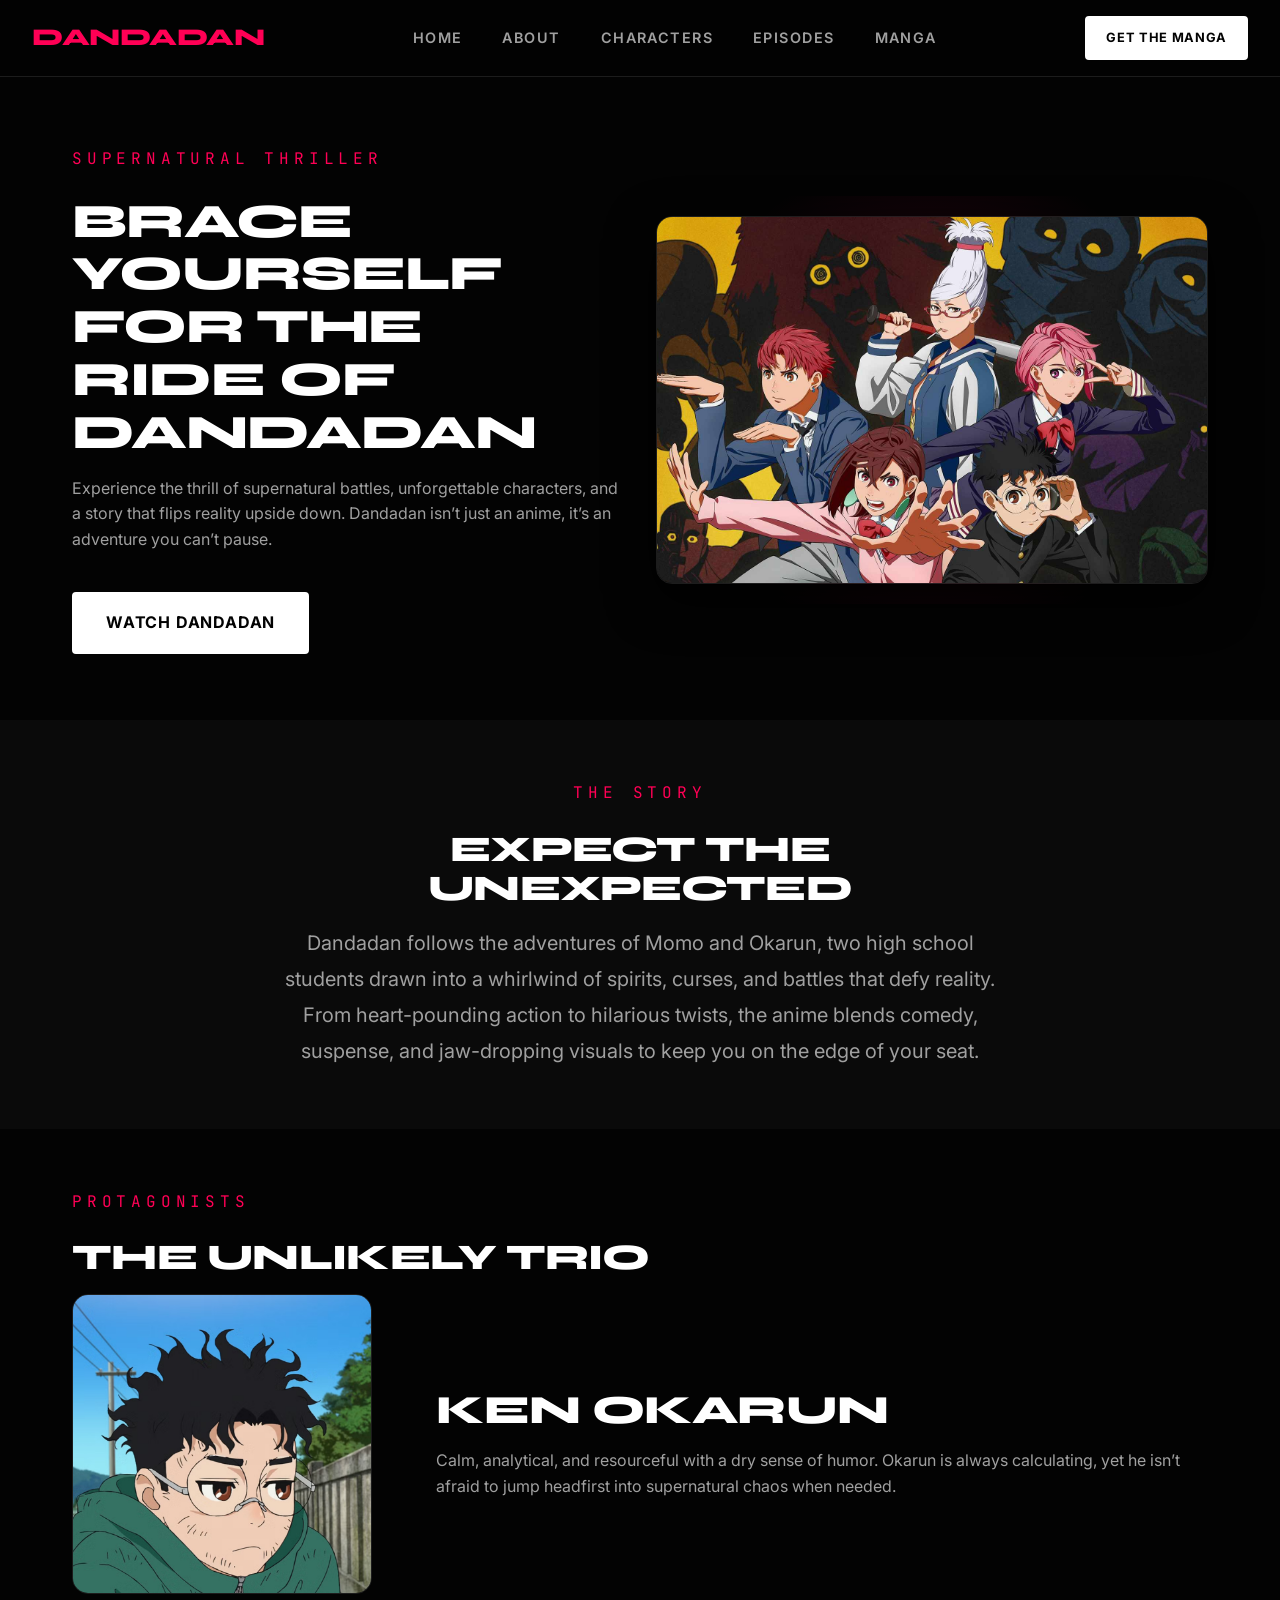
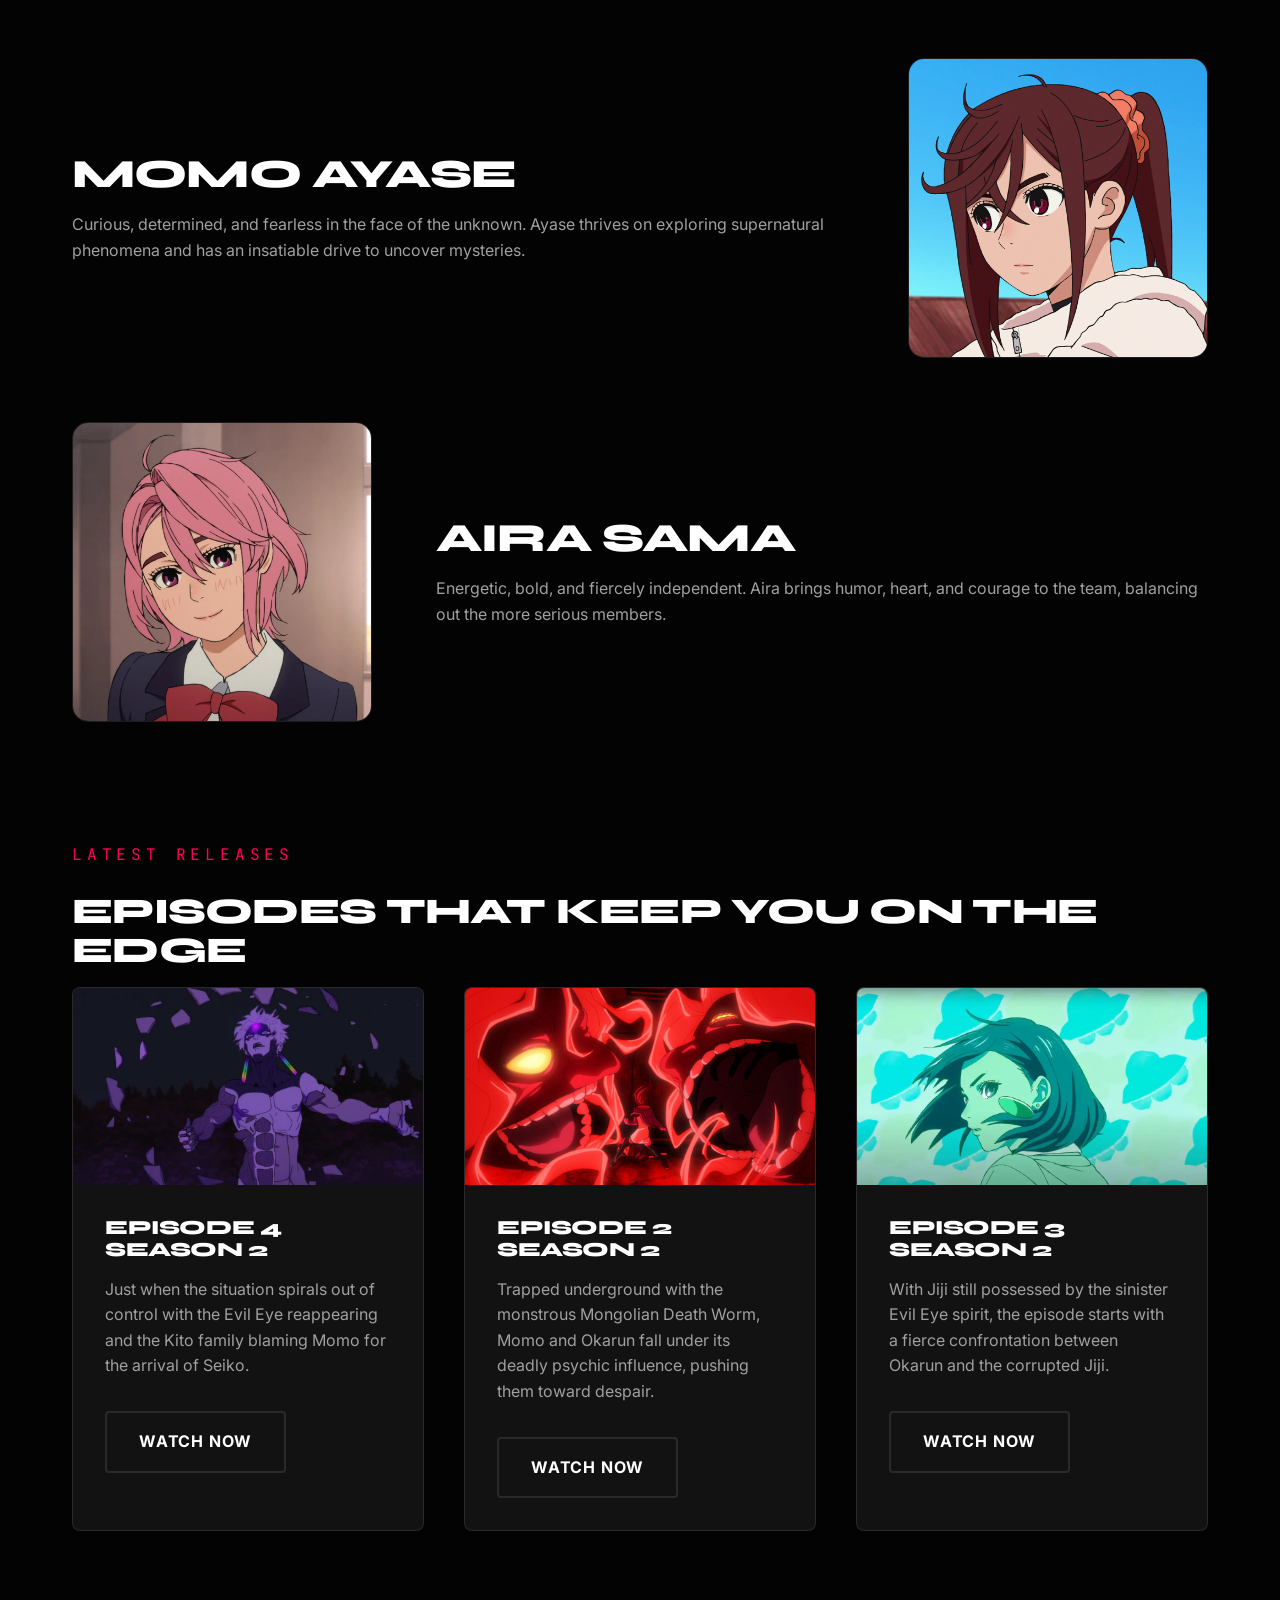
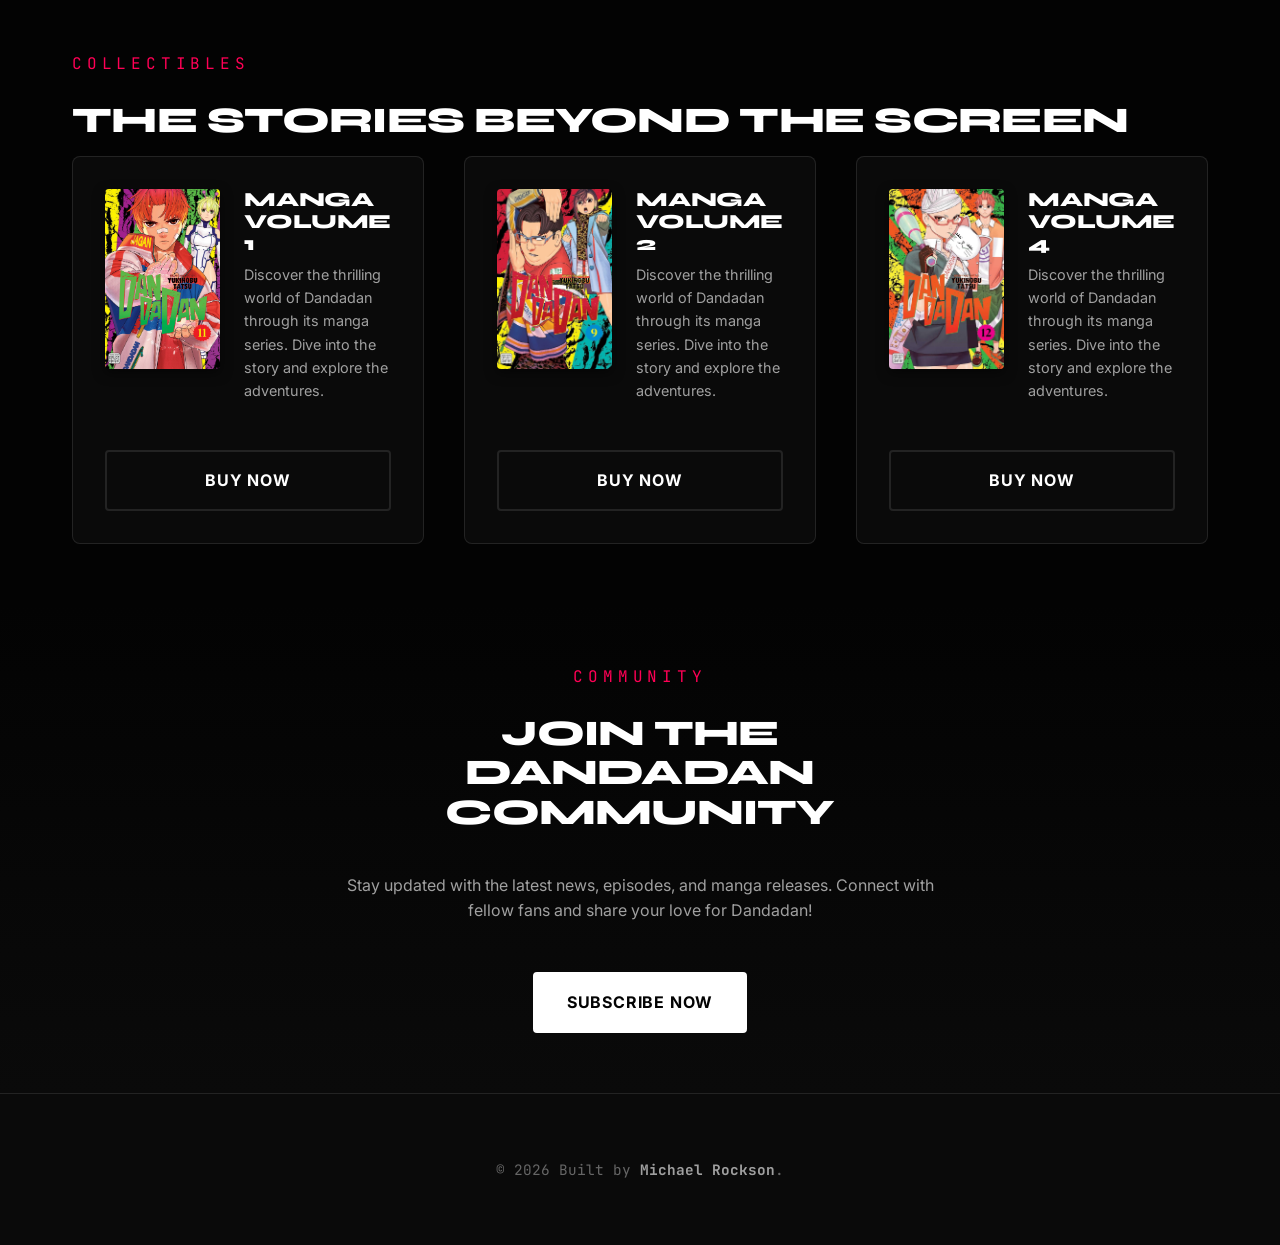
<file: Dandadan-Frontend-WebPage/index.html>
<!DOCTYPE html>
<html lang="en">
<head>
    <meta charset="UTF-8">
    <meta name="viewport" content="width=device-width, initial-scale=1.0">
    <title>Dandadan | Supernatural Adventure</title>
    
    <!-- Fonts -->
    <link href="https://fonts.googleapis.com/css2?family=Syne:wght@700;800&family=JetBrains+Mono:wght@400;500;600&family=Inter:wght@400;500;600&display=swap" rel="stylesheet">
    
    <!-- CSS -->
    <link rel="stylesheet" href="css/main.css">
</head>
<body>

    <nav class="navbar">
        <h4>DANDADAN</h4>
        <ul>
            <li><a href="#home">Home</a></li>
            <li><a href="#about">About</a></li>
            <li><a href="#characters">Characters</a></li>
            <li><a href="#episodes">Episodes</a></li>
            <li><a href="#manga">Manga</a></li>
        </ul>
        <button class="cta-button">Get the Manga</button>
    </nav>

    <section id="home" class="hero">
        <div class="container">
            <div class="hero-content">
                <div class="section-header">
                    <span>SUPERNATURAL THRILLER</span>
                    <h1>Brace Yourself for the Ride of Dandadan</h1>
                </div>
                <p>Experience the thrill of supernatural battles, unforgettable characters, and a story that flips reality upside down. Dandadan isn’t just an anime, it’s an adventure you can’t pause.</p>
                <button class="cta-button">Watch Dandadan</button>
            </div>
            <div class="hero-image">
                <img src="css/images/hero.jpg" alt="Dandadan Hero Image">
            </div>
        </div>
    </section>

    <section id="about" class="about">
        <div class="container">
            <div class="section-header">
                <span>THE STORY</span>
                <h2>Expect the Unexpected</h2>
            </div>
            <p>Dandadan follows the adventures of Momo and Okarun, two high school students drawn into a whirlwind of spirits, curses, and battles that defy reality. From heart-pounding action to hilarious twists, the anime blends comedy, suspense, and jaw-dropping visuals to keep you on the edge of your seat.</p>
        </div>
    </section>

    <section id="characters" class="characters">
        <div class="container">
            <div class="section-header">
                <span>PROTAGONISTS</span>
                <h2>The Unlikely Trio</h2>
            </div>
            
            <div class="characters-grid">
                <div class="character-card">
                    <div class="character-image">
                        <img src="css/images/okarun-pfp.jpg" alt="Ken Okarun">
                    </div>
                    <div class="character-info">
                        <h3>Ken Okarun</h3>
                        <p>Calm, analytical, and resourceful with a dry sense of humor. Okarun is always calculating, yet he isn’t afraid to jump headfirst into supernatural chaos when needed.</p>
                    </div>
                </div>

                <div class="character-card reverse">
                    <div class="character-info">
                        <h3>Momo Ayase</h3>
                        <p>Curious, determined, and fearless in the face of the unknown. Ayase thrives on exploring supernatural phenomena and has an insatiable drive to uncover mysteries.</p>
                    </div>
                    <div class="character-image">
                        <img src="css/images/ayase-pfp.jpg" alt="Momo Ayase">
                    </div>
                </div>

                <div class="character-card">
                    <div class="character-image">
                        <img src="css/images/aira-pfp.jpg" alt="Aira Sama">
                    </div>
                    <div class="character-info">
                        <h3>Aira Sama</h3>
                        <p>Energetic, bold, and fiercely independent. Aira brings humor, heart, and courage to the team, balancing out the more serious members.</p>
                    </div>
                </div>
            </div>
        </div>
    </section>

    <section id="episodes" class="episodes">
        <div class="container">
            <div class="section-header">
                <span>LATEST RELEASES</span>
                <h2>Episodes That Keep You on the Edge</h2>
            </div>
            
            <div class="episodes-grid">
                <div class="episode-card">
                    <img src="css/images/Episode-one.jpg" alt="Episode 4">
                    <div class="episode-content">
                        <h3>Episode 4 Season 2</h3>
                        <p>Just when the situation spirals out of control with the Evil Eye reappearing and the Kito family blaming Momo for the arrival of Seiko.</p>
                        <button class="cta-button outline">Watch Now</button>
                    </div>
                </div>
                
                <div class="episode-card">
                    <img src="css/images/Episode-two.jpg" alt="Episode 2">
                    <div class="episode-content">
                        <h3>Episode 2 Season 2</h3>
                        <p>Trapped underground with the monstrous Mongolian Death Worm, Momo and Okarun fall under its deadly psychic influence, pushing them toward despair.</p>
                        <button class="cta-button outline">Watch Now</button>
                    </div>
                </div>
                
                <div class="episode-card">
                    <img src="css/images/Episode-three.jpg" alt="Episode 3">
                    <div class="episode-content">
                        <h3>Episode 3 Season 2</h3>
                        <p>With Jiji still possessed by the sinister Evil Eye spirit, the episode starts with a fierce confrontation between Okarun and the corrupted Jiji.</p>
                        <button class="cta-button outline">Watch Now</button>
                    </div>
                </div>
            </div>
        </div>
    </section>

    <section id="manga" class="manga">
        <div class="container">
            <div class="section-header">
                <span>COLLECTIBLES</span>
                <h2>The Stories Beyond the Screen</h2>
            </div>
            
            <div class="manga-grid">
                <div class="manga-card">
                    <img src="css/images/manga-one.jpg" alt="Manga Vol 1">
                    <div class="manga-info">
                        <h3>Manga Volume 1</h3>
                        <p>Discover the thrilling world of Dandadan through its manga series. Dive into the story and explore the adventures.</p>
                    </div>
                    <button class="cta-button outline">Buy Now</button>
                </div>
                
                <div class="manga-card">
                    <img src="css/images/manga-two.jpg" alt="Manga Vol 2">
                    <div class="manga-info">
                        <h3>Manga Volume 2</h3>
                        <p>Discover the thrilling world of Dandadan through its manga series. Dive into the story and explore the adventures.</p>
                    </div>
                    <button class="cta-button outline">Buy Now</button>
                </div>
                
                <div class="manga-card">
                    <img src="css/images/manga-four.jpg" alt="Manga Vol 4">
                    <div class="manga-info">
                        <h3>Manga Volume 4</h3>
                        <p>Discover the thrilling world of Dandadan through its manga series. Dive into the story and explore the adventures.</p>
                    </div>
                    <button class="cta-button outline">Buy Now</button>
                </div>
            </div>
        </div>
    </section>

    <section class="conclusion">
        <div class="container">
            <div class="section-header">
                <span>COMMUNITY</span>
                <h2>Join the Dandadan Community</h2>
            </div>
            <p>Stay updated with the latest news, episodes, and manga releases. Connect with fellow fans and share your love for Dandadan!</p>
            <button class="cta-button">Subscribe Now</button>
        </div>
    </section>

    <footer class="footer">
        <div class="container">
            <p>&copy; 2026 Built by <strong>Michael Rockson</strong>.</p>
        </div>
    </footer>

    <script>
        const observerOptions = {
            threshold: 0.1
        };

        const observer = new IntersectionObserver((entries) => {
            entries.forEach(entry => {
                if (entry.isIntersecting) {
                    entry.target.classList.add('visible');
                }
            });
        }, observerOptions);

        document.querySelectorAll('section').forEach(section => {
            observer.observe(section);
        });
    </script>
</body>
</html>
</file>
<file: Dandadan-Frontend-WebPage/css/main.css>
/* Dandadan Design System */

/* Shared / Base Styles */
@import "shared/variables.css";
@import "shared/reset.css";
@import "shared/typography.css";
@import "shared/common.css";

/* Components */
@import "components/nav.css";
@import "components/footer.css";

/* Sections */
@import "sections/hero.css";
@import "sections/about.css";
@import "sections/characters.css";
@import "sections/episodes.css";
@import "sections/manga.css";
@import "sections/conclusion.css";

/* Responsive Overrides (if any) */
/* @import "shared/responsive.css"; */
</file>
